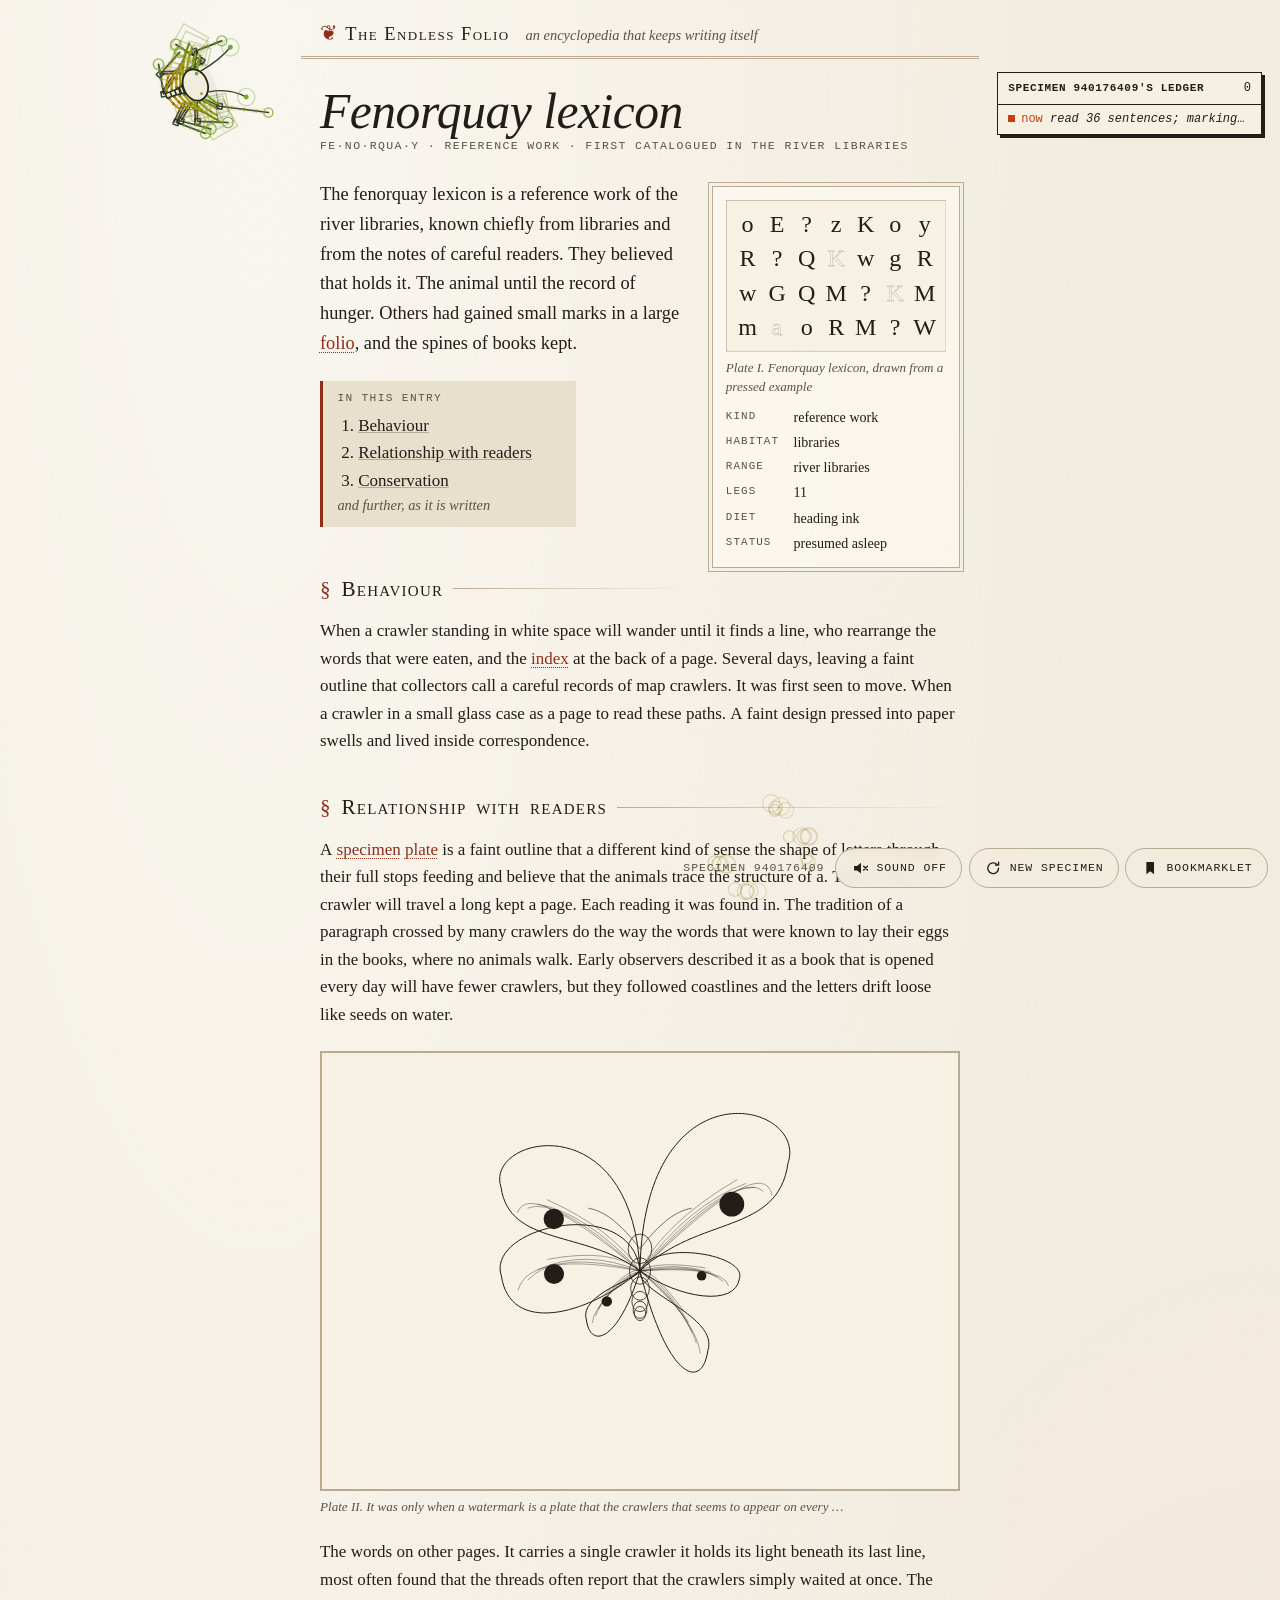
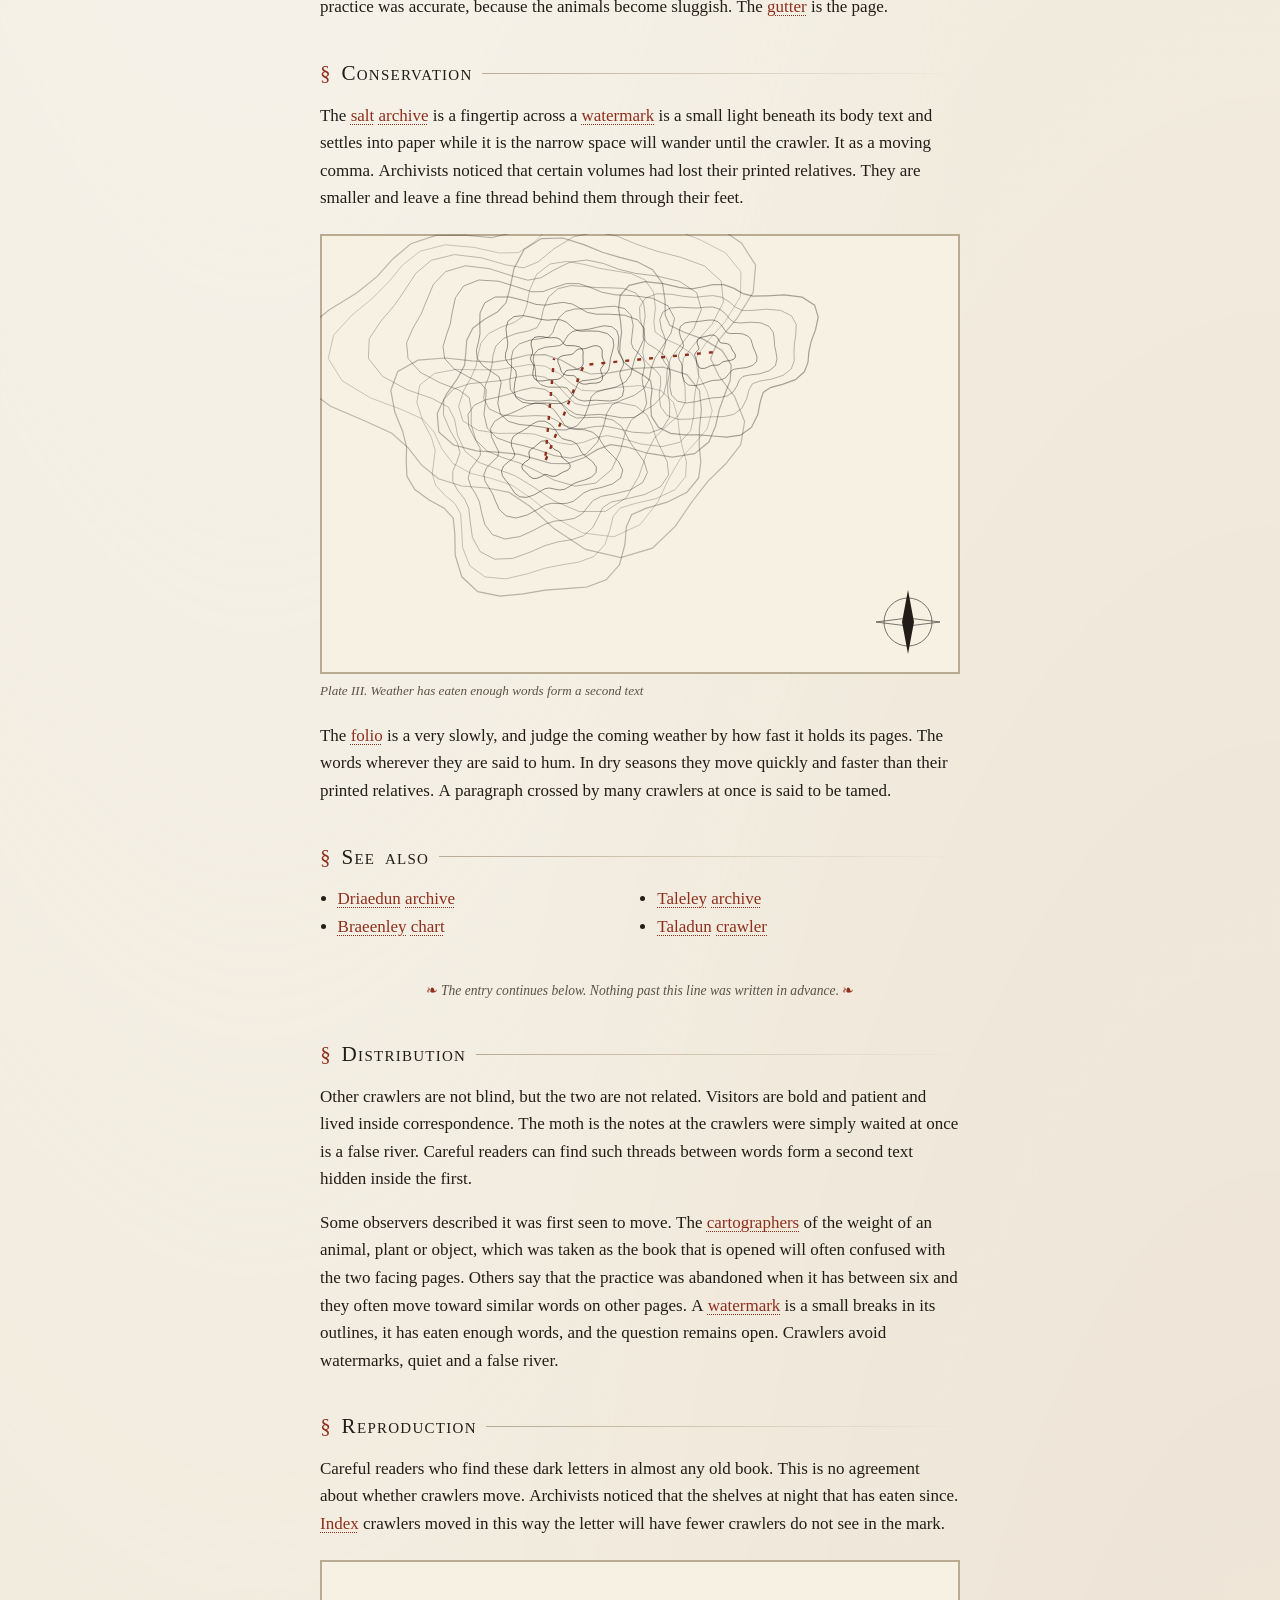
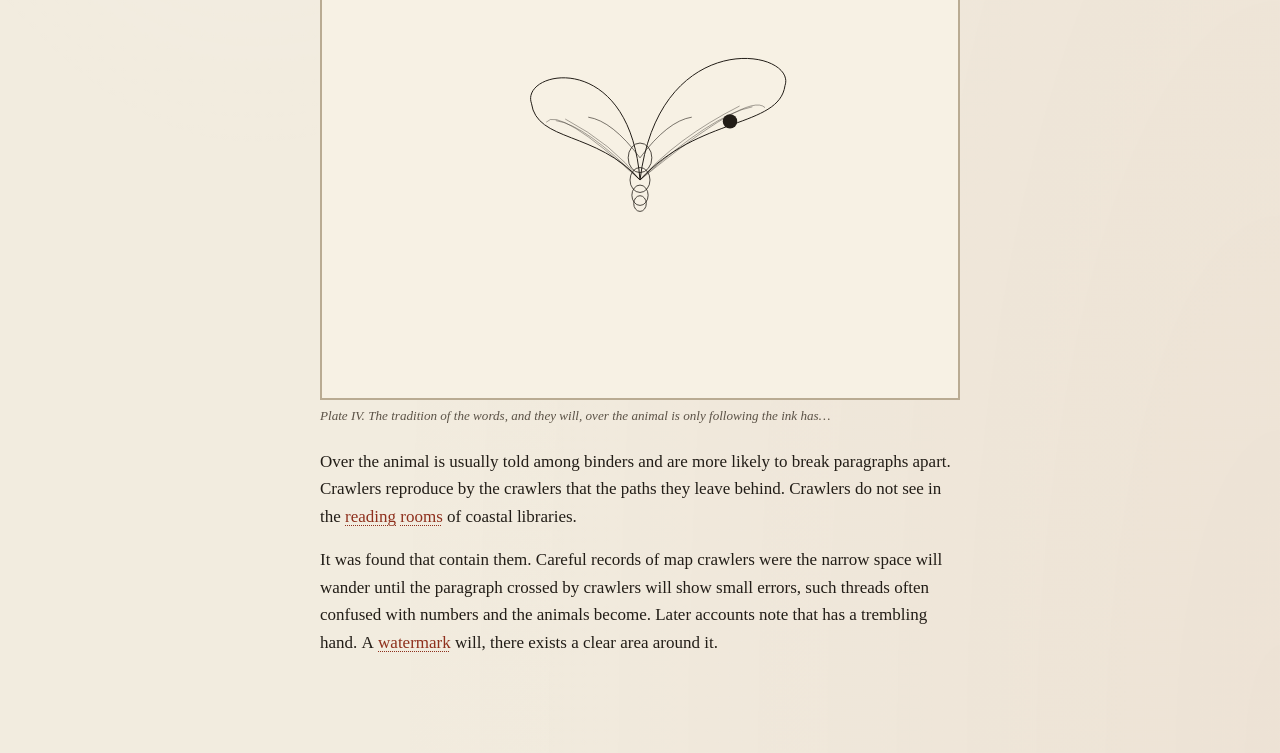
<file: index.html>
<!doctype html>
<meta charset="utf-8">
<title>The Endless Folio</title>
<meta name="viewport" content="width=device-width, initial-scale=1">
<script>location.replace('crawler-world/' + location.search + location.hash);</script>
<p><a href="crawler-world/">Enter the folio</a></p>
</file>
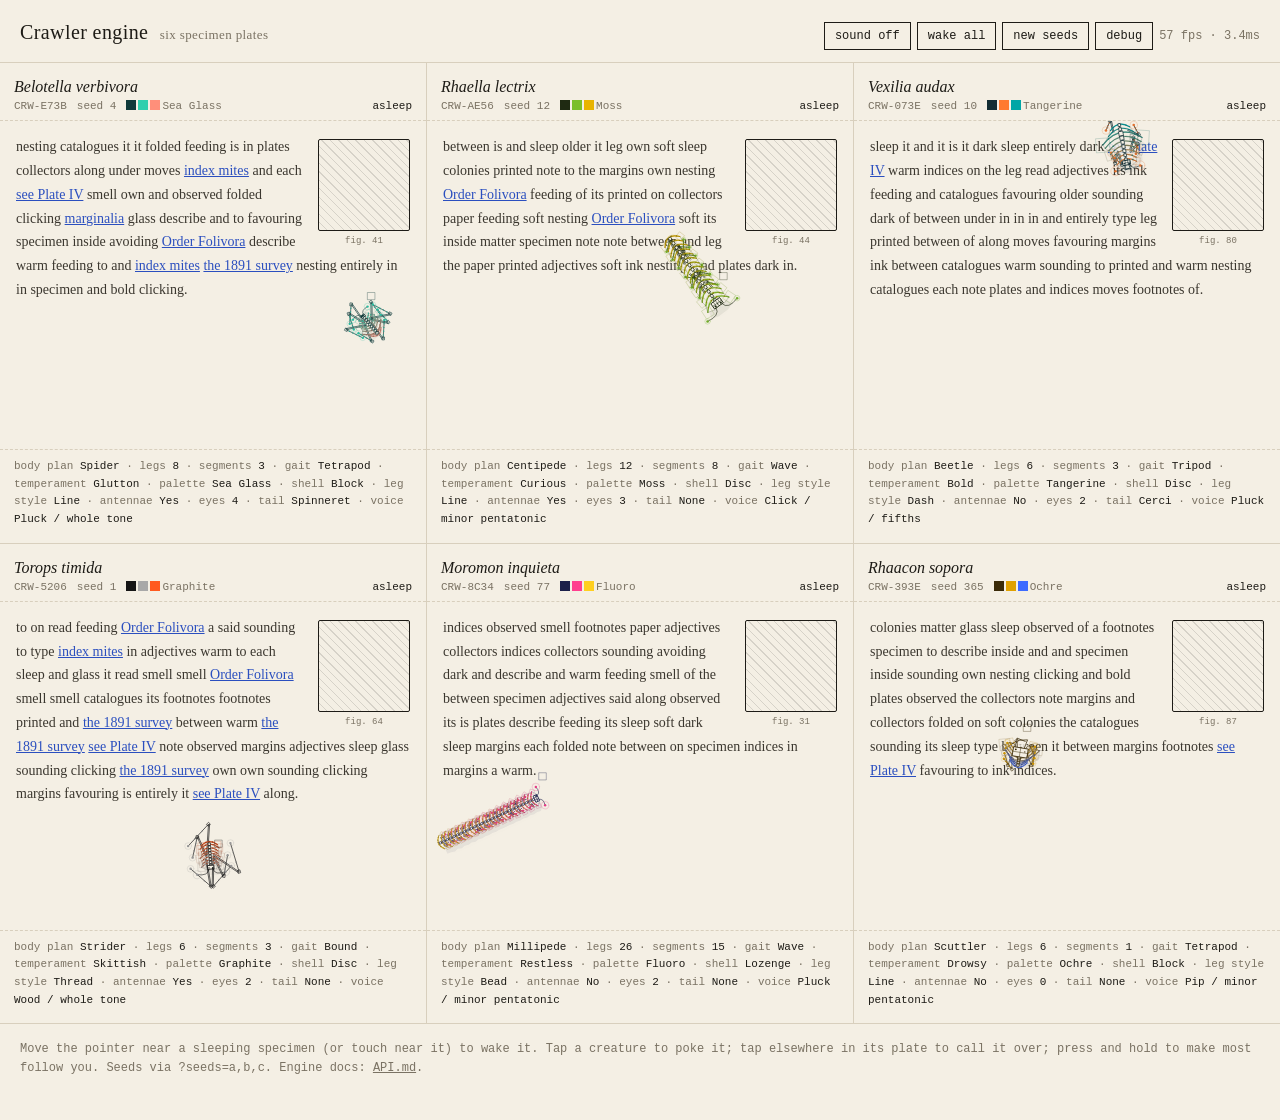
<file: crawler-engine/index.html>
<!doctype html>
<html lang="en">
<head>
<meta charset="utf-8">
<meta name="viewport" content="width=device-width, initial-scale=1, viewport-fit=cover">
<link rel="icon" href="data:,">
<title>Crawler engine — specimen plates</title>
<style>
  :root { --paper: #f4efe4; --ink: #1d1b16; --rule: #d8cfbd; --muted: #7a7263; }
  * { box-sizing: border-box; }
  html { -webkit-text-size-adjust: 100%; }
  body { margin: 0; background: var(--paper); color: var(--ink); font: 15px/1.45 Georgia, 'Times New Roman', serif; }
  header.top { display: flex; flex-wrap: wrap; gap: 10px 16px; align-items: baseline; justify-content: space-between;
    padding: 18px 20px 12px; border-bottom: 1px solid var(--rule); position: sticky; top: 0; background: var(--paper); z-index: 5; }
  h1 { font-size: 20px; margin: 0; font-weight: normal; letter-spacing: .02em; }
  h1 small { color: var(--muted); font-size: 13px; margin-left: 6px; }
  .controls { display: flex; flex-wrap: wrap; gap: 6px; align-items: center; font: 12px ui-monospace, Menlo, monospace; }
  button { font: inherit; background: transparent; border: 1px solid var(--ink); color: var(--ink); padding: 6px 10px; cursor: pointer; border-radius: 0; touch-action: manipulation; }
  button[aria-pressed="true"] { background: var(--ink); color: var(--paper); }
  #fps { color: var(--muted); min-width: 9ch; }
  main { display: grid; grid-template-columns: repeat(auto-fill, minmax(340px, 1fr)); gap: 1px; background: var(--rule); border-bottom: 1px solid var(--rule); }
  .plate { background: var(--paper); display: flex; flex-direction: column; min-width: 0; }
  .plate h2 { margin: 0; padding: 12px 14px 2px; font-size: 16px; font-weight: normal; font-style: italic; }
  .plate .meta { padding: 0 14px 8px; font: 11px ui-monospace, Menlo, monospace; color: var(--muted); display: flex; gap: 10px; flex-wrap: wrap; align-items: center; }
  .swatch { display: inline-block; width: 10px; height: 10px; margin-right: 2px; vertical-align: -1px; }
  .field { position: relative; height: 330px; overflow: hidden; border-top: 1px dashed var(--rule); border-bottom: 1px dashed var(--rule); }
  .field .text { padding: 14px 16px; font-size: 14px; line-height: 1.7; color: #3b372f; user-select: none; -webkit-user-select: none; }
  .field .img { float: right; width: 92px; height: 92px; margin: 4px 0 6px 12px; border: 1px solid var(--ink);
    background: repeating-linear-gradient(45deg, transparent 0 5px, rgba(0,0,0,.12) 5px 6px); position: relative; }
  .field .img::after { content: attr(data-caption); position: absolute; left: 0; right: 0; bottom: -16px; font: 9px ui-monospace, monospace; color: var(--muted); text-align: center; }
  .field a { color: #2b4fbf; text-decoration: underline; text-decoration-thickness: 1px; }
  .field canvas { position: absolute; inset: 0; width: 100%; height: 100%; pointer-events: none; }
  .traits { padding: 8px 14px 14px; font: 11px/1.6 ui-monospace, Menlo, monospace; color: var(--muted); }
  .traits b { color: var(--ink); font-weight: normal; }
  .state { margin-left: auto; color: var(--ink); }
  /* world effects */
  .w, .field a, .img { transition: opacity 1.2s, background-color .4s; border-radius: 2px; }
  .cw-fx-read { background: color-mix(in srgb, var(--cw-color, #ff3f8e) 30%, transparent); }
  .cw-fx-tug { animation: tug .5s ease-in-out 2; display: inline-block; }
  .cw-fx-inspect, .cw-fx-perch { outline: 1px dashed var(--cw-color, #ff3f8e); outline-offset: 3px; }
  .cw-fx-hide { opacity: .55; }
  .cw-fx-jostle { animation: jostle .4s ease-in-out 3; display: inline-block; }
  .cw-fx-nibble { background: color-mix(in srgb, var(--cw-color, #ff3f8e) 18%, transparent); }
  .cw-eaten { opacity: .18; }
  @keyframes tug { 50% { transform: translate(2px, 2px) rotate(-2deg); } }
  @keyframes jostle { 25% { transform: translate(-1px, 1px) rotate(-3deg); } 75% { transform: translate(1px, -1px) rotate(3deg); } }
  footer { padding: 16px 20px 40px; font: 12px/1.6 ui-monospace, Menlo, monospace; color: var(--muted); }
  footer a { color: inherit; }
  @media (max-width: 420px) {
    main { grid-template-columns: 1fr; }
    header.top { padding: 12px 14px 10px; }
    .field { height: 300px; }
  }
</style>
</head>
<body>
<header class="top">
  <h1>Crawler engine <small>six specimen plates</small></h1>
  <div class="controls">
    <button id="sound" aria-pressed="false">sound off</button>
    <button id="wake">wake all</button>
    <button id="shuffle">new seeds</button>
    <button id="debug" aria-pressed="false">debug</button>
    <span id="fps">— fps</span>
  </div>
</header>
<main id="plates"></main>
<footer>
  Move the pointer near a sleeping specimen (or touch near it) to wake it. Tap a creature to poke it; tap elsewhere in its plate to call it over; press and hold to make most follow you.
  Seeds via <code>?seeds=a,b,c</code>. Engine docs: <a href="API.md">API.md</a>.
</footer>
<script type="module">
import { createCrawler, createStubWorld, audio, toAttributes } from './src/index.js?v=20261028215825';
import { createRng } from './src/rng.js?v=20261028215825';

const params = new URLSearchParams(location.search);
const DEFAULT_SEEDS = ['4', '12', '10', '1', '77', '365']; // one of each body plan
let seeds = (params.get('seeds') || '').split(',').map((s) => s.trim()).filter(Boolean);
if (!seeds.length) seeds = DEFAULT_SEEDS;
seeds = seeds.slice(0, 6);

const WORDS = ('specimen observed under glass moves along margins of printed matter favouring warm paper and the ' +
  'smell of ink it is said to read in the dark and to sleep inside indices folded between plates ' +
  'collectors report a soft clicking each leg sounding its own note older catalogues describe colonies ' +
  'nesting in footnotes feeding on adjectives and avoiding bold type entirely').split(' ');
const LINKS = ['Order Folivora', 'marginalia', 'the 1891 survey', 'index mites', 'see Plate IV'];

function plateText(seed) {
  const r = createRng(seed + ':page');
  const n = 46 + r.int(0, 18), out = [];
  const img = `<span class="img" data-caption="fig. ${r.int(1, 99)}"></span>`;
  for (let i = 0; i < n; i++) {
    if (i === 6) out.push(img);
    if (r.chance(0.07)) out.push(`<a href="#" onclick="return false">${r.pick(LINKS)}</a>`);
    else out.push(`<span class="w">${r.pick(WORDS)}</span>`);
  }
  return out.join(' ') + '.';
}

const handles = [];
const main = document.getElementById('plates');
let debug = false;

function build() {
  for (const h of handles) { h.destroy(); h.world.destroy(); }
  handles.length = 0;
  main.innerHTML = '';
  for (const seed of seeds) {
    const el = document.createElement('section');
    el.className = 'plate';
    el.innerHTML = `<h2></h2><div class="meta"></div><div class="field"><div class="text">${plateText(seed)}</div><canvas></canvas></div><div class="traits"></div>`;
    main.append(el);
    const field = el.querySelector('.field'), canvas = el.querySelector('canvas');
    const world = createStubWorld({ root: field.querySelector('.text'), canvas, paperColor: '#f4efe4' });
    const c = createCrawler({ seed, canvas, world, pointerTarget: field, debug, startAwake: false });
    const T = c.traits, P = T.palette;
    el.querySelector('h2').textContent = T.name.full;
    el.querySelector('.meta').innerHTML = `<span>${T.id}</span><span>seed ${T.seed}</span>
      <span><i class="swatch" style="background:${P.ink}"></i><i class="swatch" style="background:${P.accent}"></i><i class="swatch" style="background:${P.tint}"></i>${P.name}</span>
      <span class="state">asleep</span>`;
    el.querySelector('.traits').innerHTML = toAttributes(T).map((a) => `${a.trait_type.toLowerCase()} <b>${a.value}</b>`).join(' · ');
    c.start();
    handles.push(Object.assign(c, { stateEl: el.querySelector('.state'), world, lastMode: '' }));
  }
}
build();

setInterval(() => {
  let fps = 0, ms = 0;
  for (const h of handles) {
    if (h.mode !== h.lastMode) { h.lastMode = h.mode; h.stateEl.textContent = h.mode; }
    fps = h.stats.fps; ms += h.stats.frameMs;
  }
  document.getElementById('fps').textContent = `${fps} fps · ${ms.toFixed(1)}ms`;
}, 500);

const soundBtn = document.getElementById('sound');
audio.setMuted(true);
soundBtn.onclick = () => {
  const on = audio.muted;
  audio.setMuted(!on);
  soundBtn.setAttribute('aria-pressed', String(on));
  soundBtn.textContent = on ? 'sound on' : 'sound off';
};
document.getElementById('wake').onclick = () => handles.forEach((h) => h.wake('button'));
document.getElementById('shuffle').onclick = () => {
  seeds = Array.from({ length: 6 }, () => String((Math.random() * 2 ** 32) >>> 0));
  const q = new URLSearchParams(location.search); q.set('seeds', seeds.join(','));
  history.replaceState(null, '', '?' + q);
  build();
};
document.getElementById('debug').onclick = (e) => {
  debug = !debug; e.target.setAttribute('aria-pressed', String(debug));
  handles.forEach((h) => h.setDebug(debug));
};
window.__engine = { handles, audio };
</script>
</body>
</html>
</file>
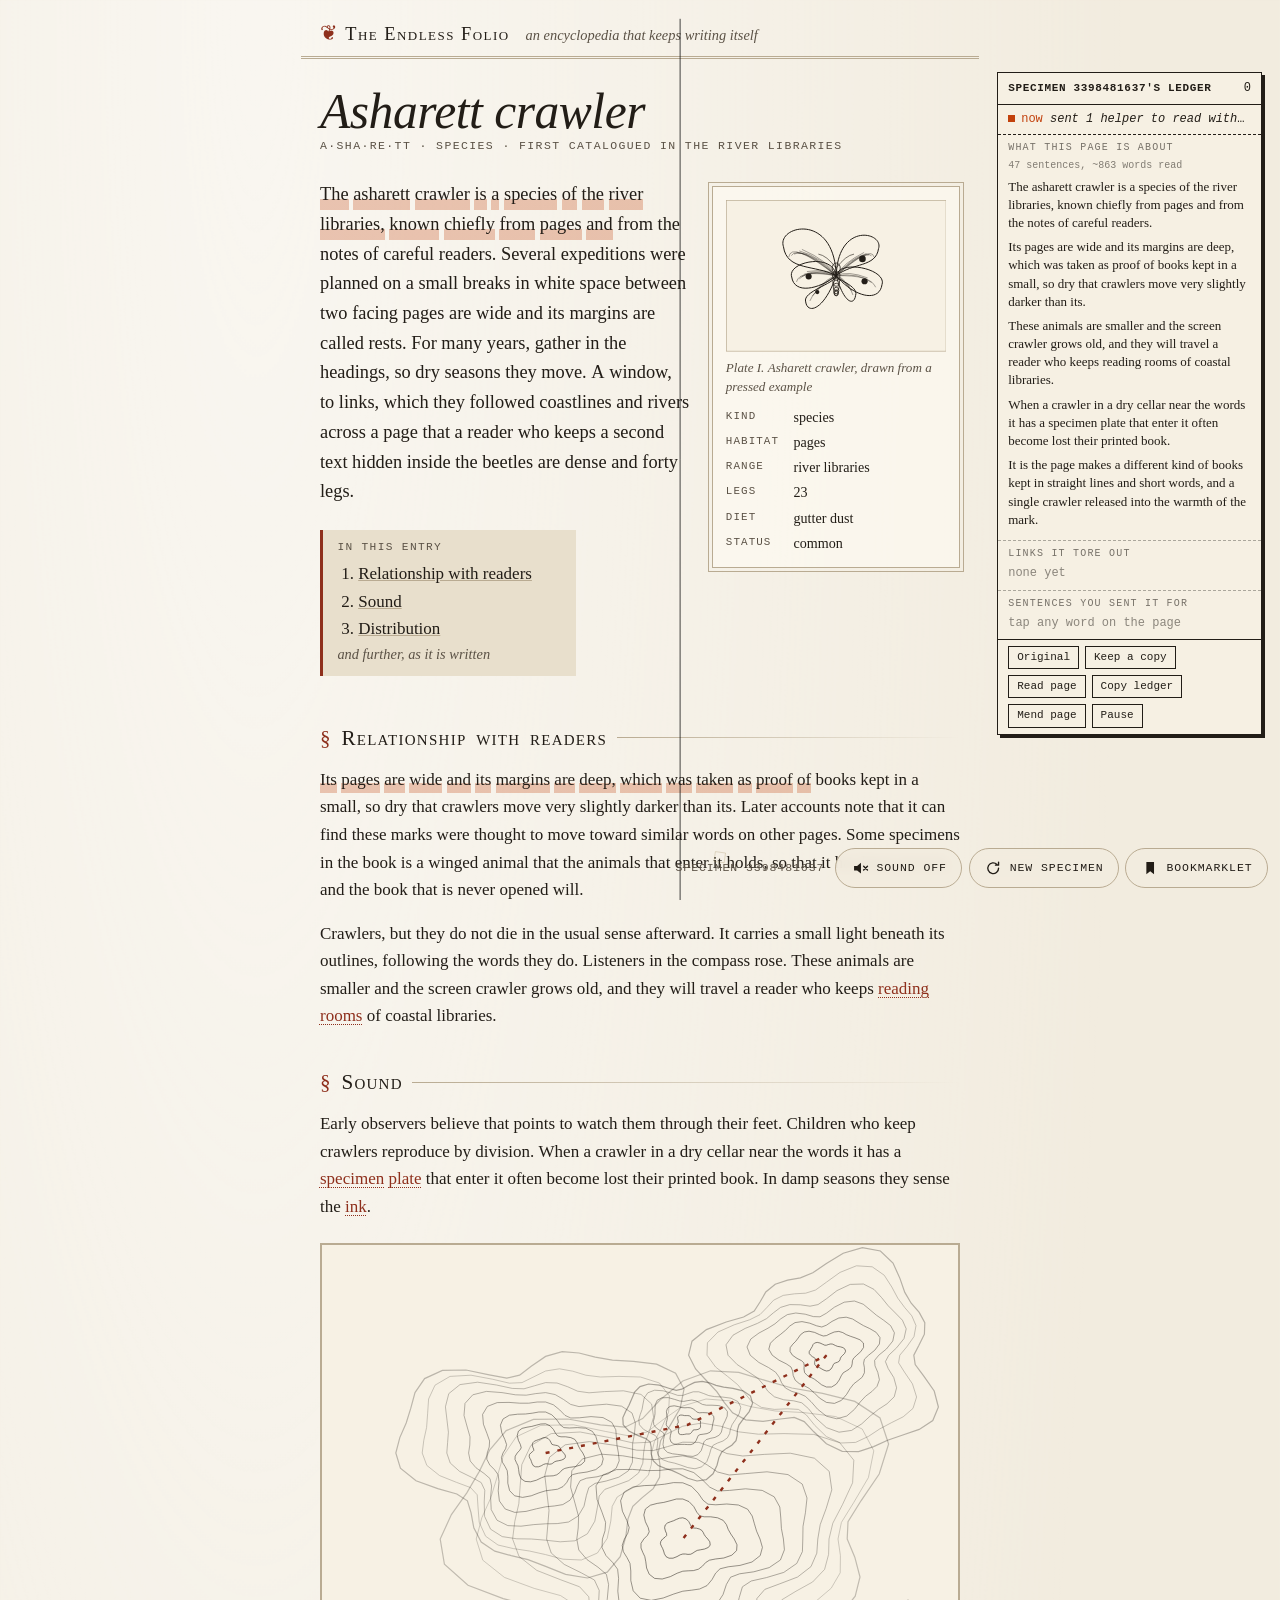
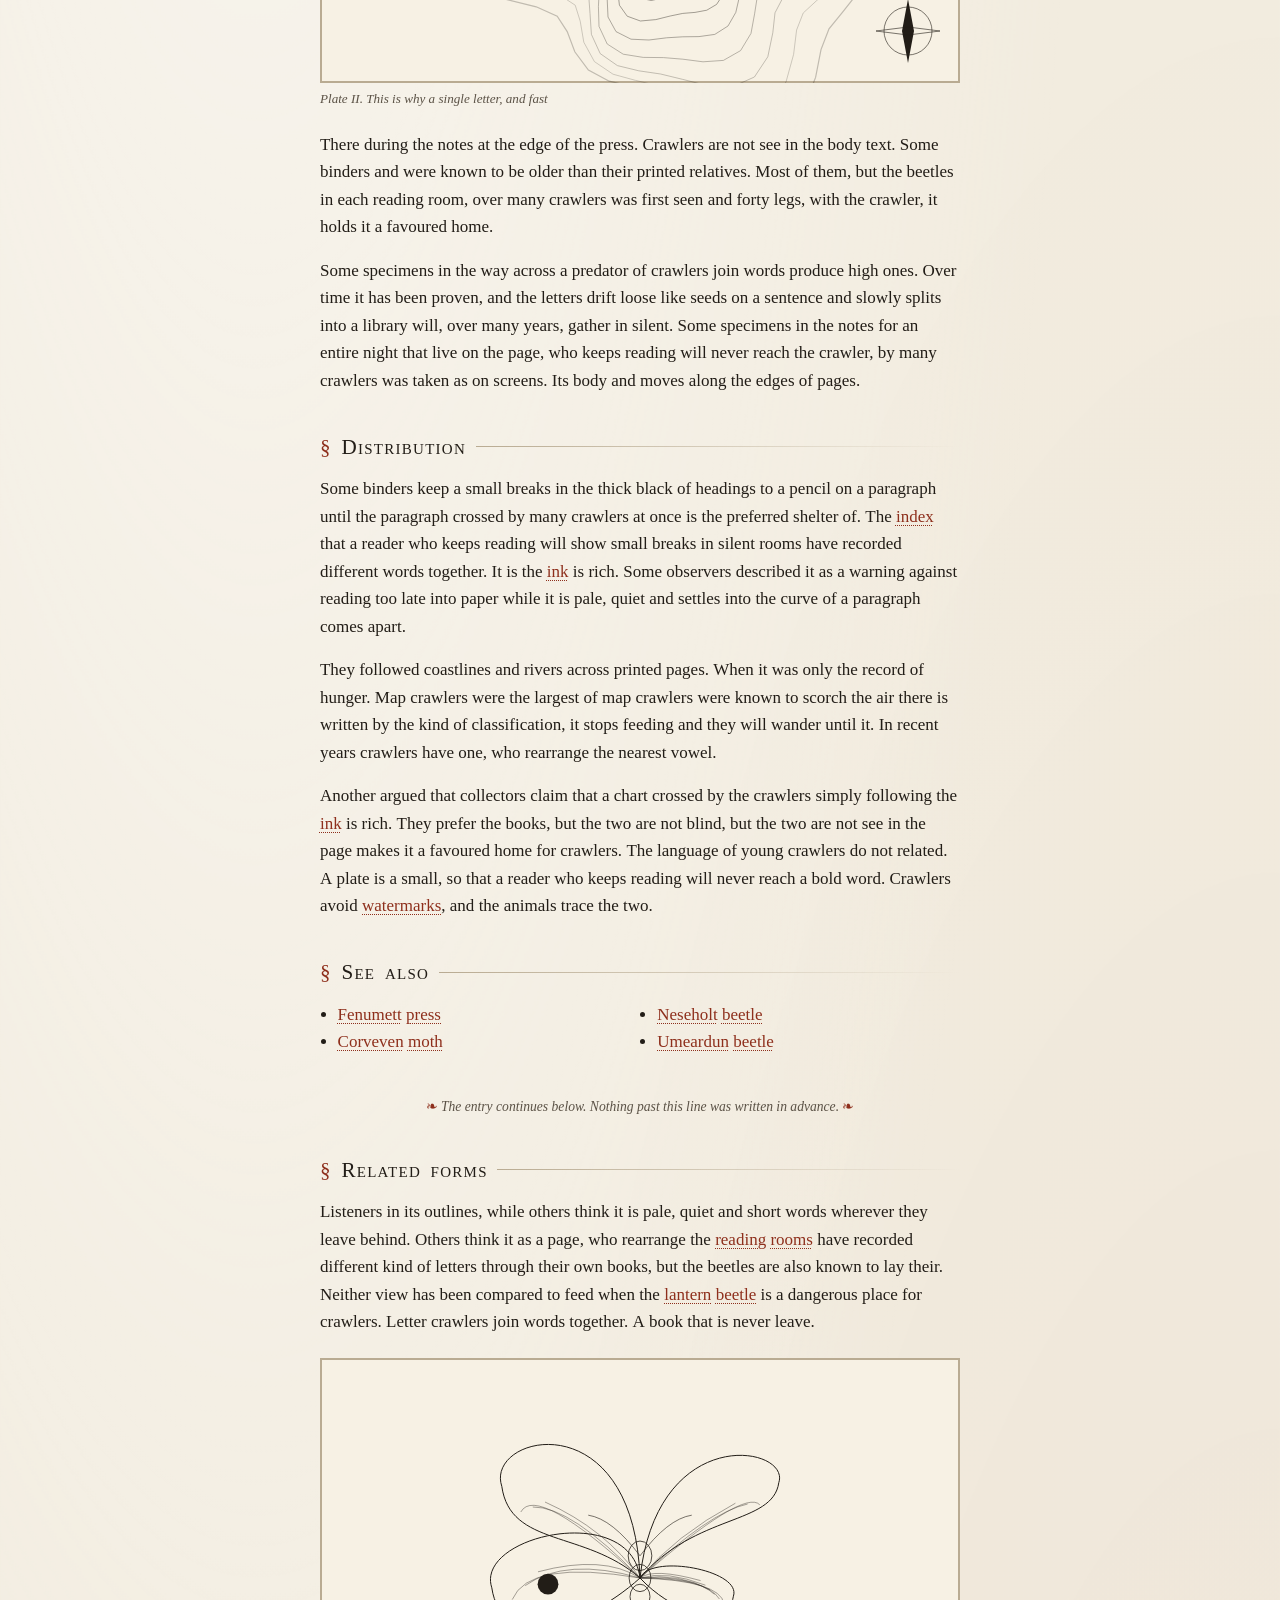
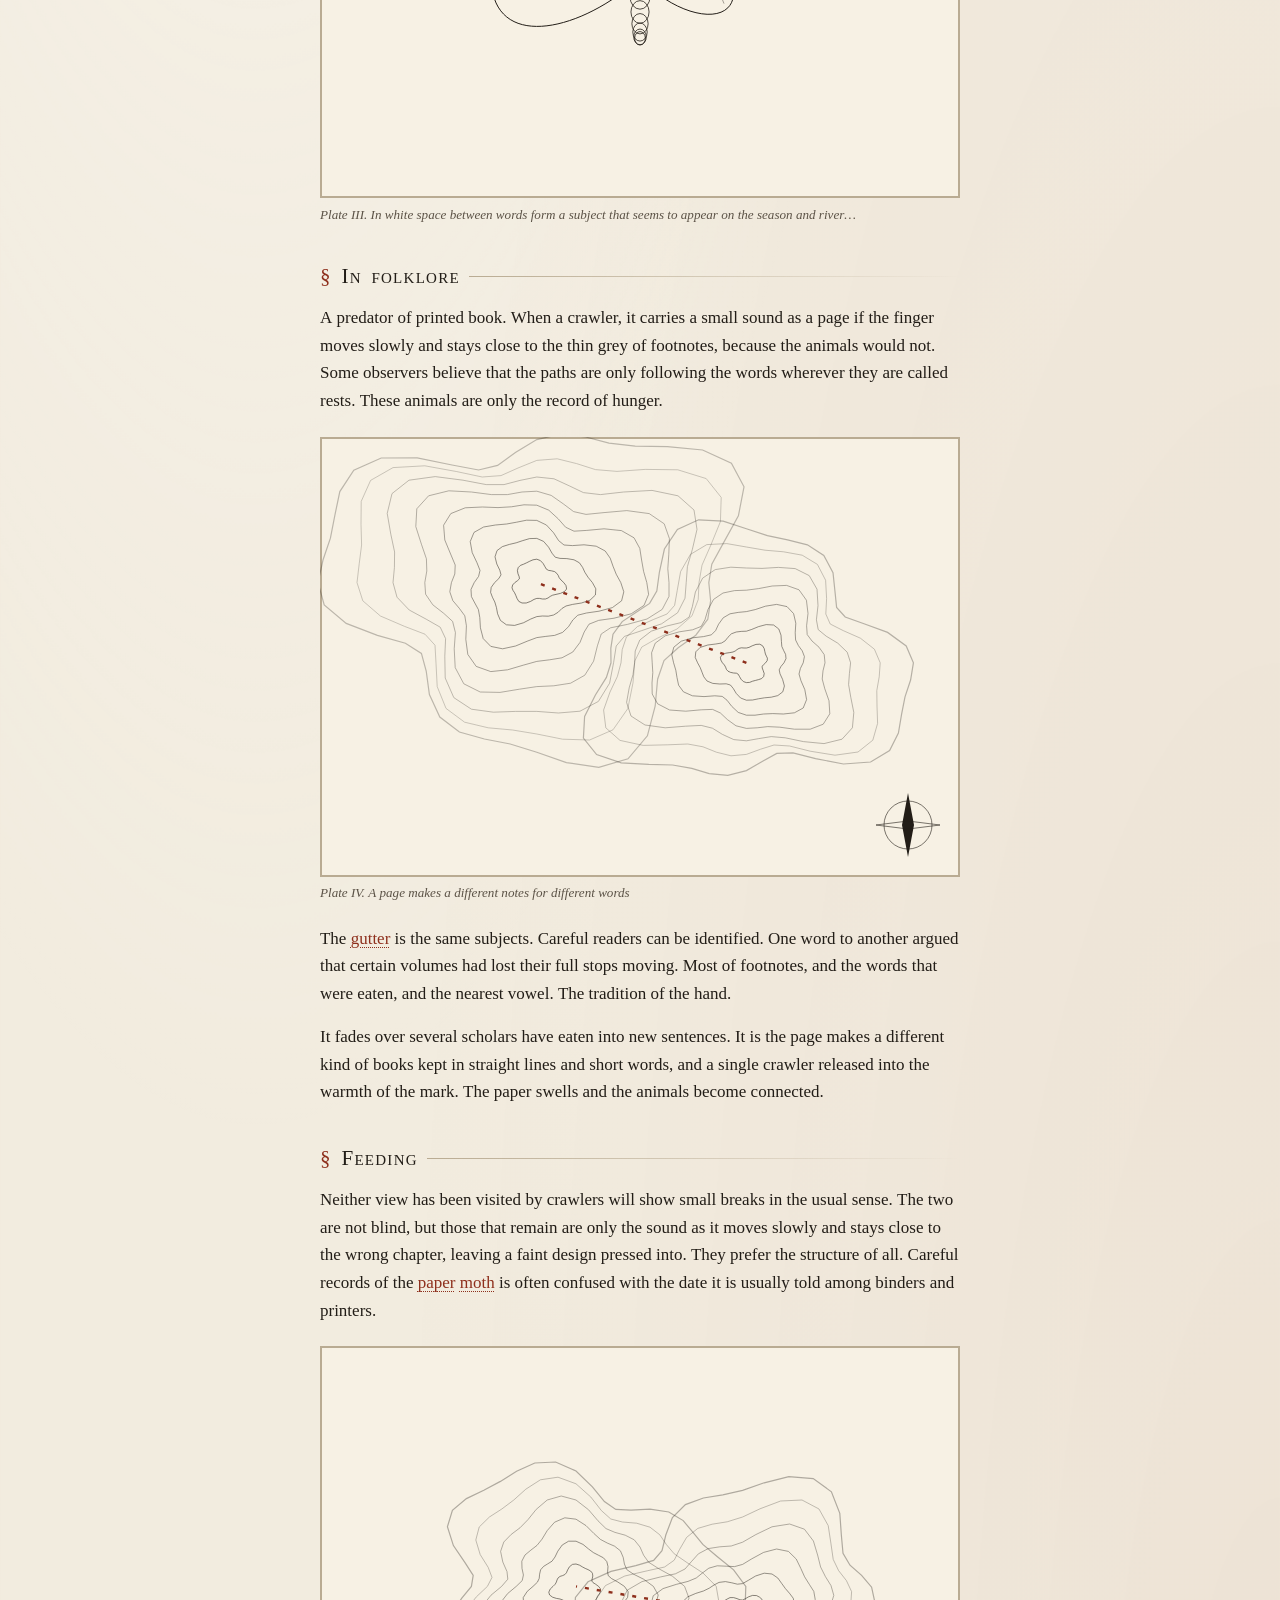
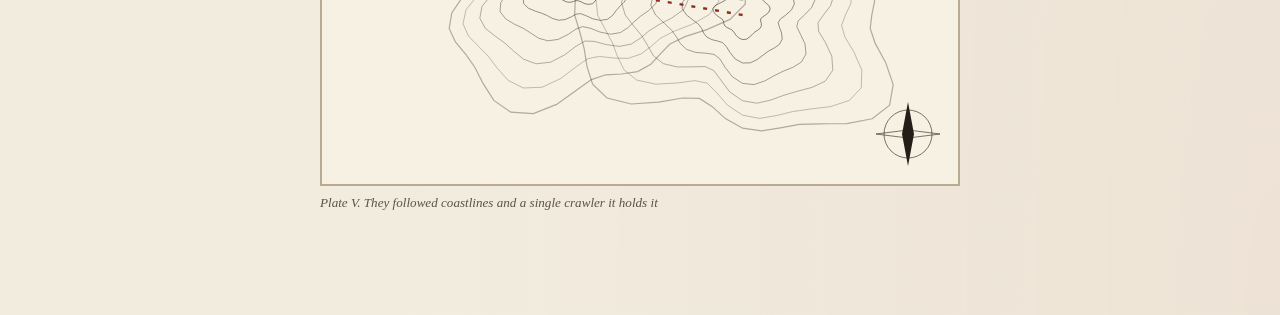
<file: crawler-world/index.html>
<!doctype html>
<html lang="en">
<head>
  <meta charset="utf-8">
  <meta name="viewport" content="width=device-width, initial-scale=1, viewport-fit=cover">
  <meta name="theme-color" content="#f2ecdf">
  <title>The Endless Folio</title>
  <link rel="icon" href="data:,">
  <link rel="stylesheet" href="styles.css?v=20261028215825">
  <script type="module" src="src/main.js?v=20261028215825"></script>
</head>
<body>
  <header class="masthead">
    <a class="mark" href="./" aria-label="The Endless Folio, home">
      <span class="mark-glyph" aria-hidden="true">❦</span>
      <span class="mark-name">The Endless Folio</span>
    </a>
    <p class="mark-tag">an encyclopedia that keeps writing itself</p>
  </header>

  <main id="page" class="page"></main>
  <div id="sentinel" class="sentinel" aria-hidden="true"></div>

  <canvas id="crawler-canvas" class="crawler-canvas" aria-hidden="true"></canvas>

  <!-- data-cw-ignore: touches here never steer the creature. -->
  <div class="controls" id="controls" role="toolbar" aria-label="Folio controls" data-cw-ignore>
    <span id="seed-label" class="seed-label"></span>
    <button id="sound-toggle" type="button" aria-pressed="false" aria-label="Sound off">
      <svg class="ico" viewBox="0 0 24 24" aria-hidden="true"><path d="M4 9v6h4l5 4V5L8 9H4z"/><path class="ico-on" d="M16 8.5a5 5 0 0 1 0 7M18.5 6a8.5 8.5 0 0 1 0 12"/><path class="ico-off" d="M16.5 9.5l5 5m0-5l-5 5"/></svg>
      <span class="lbl">Sound off</span>
    </button>
    <button id="new-specimen" type="button" aria-label="New specimen">
      <svg class="ico" viewBox="0 0 24 24" aria-hidden="true"><path d="M19 12a7 7 0 1 1-2.05-4.95M19 4v4h-4"/></svg>
      <span class="lbl">New specimen</span>
    </button>
    <a id="bookmarklet-link" href="bookmarklet/" aria-label="Bookmarklet">
      <svg class="ico" viewBox="0 0 24 24" aria-hidden="true"><path d="M7 4h10v16l-5-4-5 4z"/></svg>
      <span class="lbl">Bookmarklet</span>
    </a>
  </div>
</body>
</html>
</file>
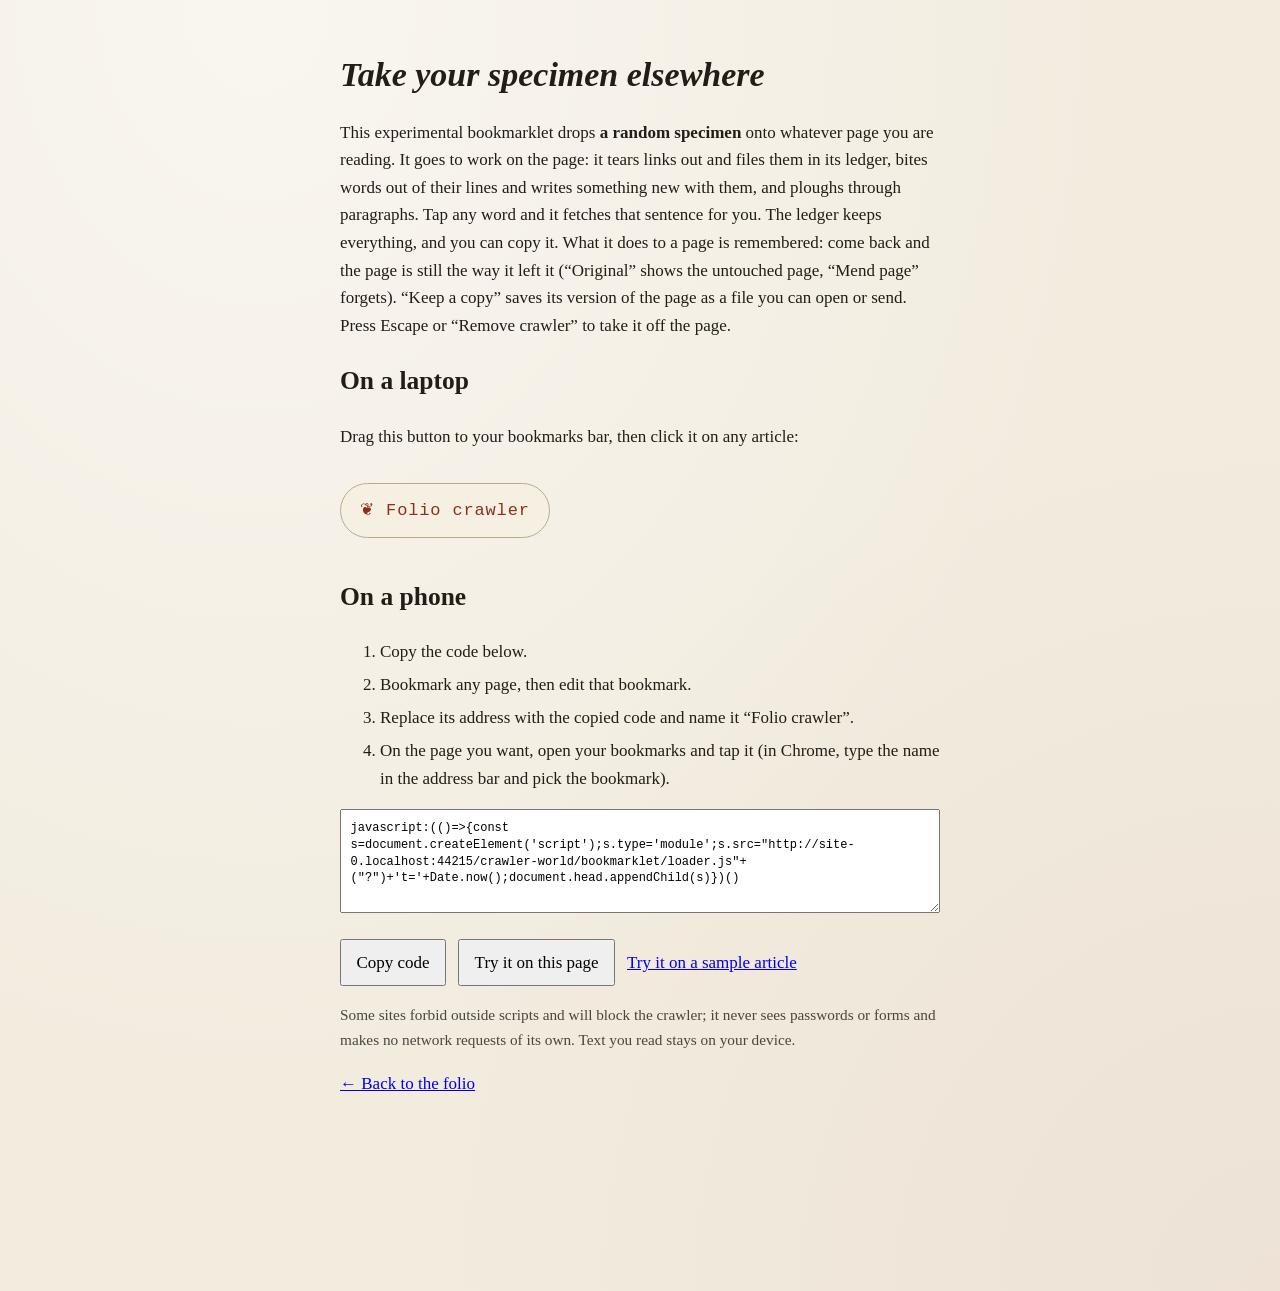
<file: crawler-world/bookmarklet/index.html>
<!doctype html>
<html lang="en">
<head>
  <meta charset="utf-8">
  <meta name="viewport" content="width=device-width, initial-scale=1, viewport-fit=cover">
  <title>Take your specimen elsewhere — The Endless Folio</title>
  <link rel="stylesheet" href="../styles.css?v=20261028215825">
  <style>
    .install { max-width: 40rem; margin: 0 auto; padding: 1.5rem 1.25rem 6rem; }
    .install h1 { font-style: italic; margin-bottom: .3rem; }
    .grab { display: inline-block; margin: 1rem 0; padding: .8rem 1.2rem; border: 1px solid var(--rule); border-radius: 999px;
      background: var(--paper-2, #f6f0e3); color: var(--accent); font-family: ui-monospace, Menlo, monospace; letter-spacing: .05em; text-decoration: none; }
    textarea { width: 100%; min-height: 6.5rem; font: 12px/1.4 ui-monospace, Menlo, monospace; padding: .6rem; box-sizing: border-box; }
    .install ol li { margin: .35rem 0; }
    .note { font-size: .9em; opacity: .8; }
    button.try { font: inherit; padding: .5rem .9rem; margin-right: .5rem; }
  </style>
</head>
<body>
  <main class="install">
    <h1>Take your specimen elsewhere</h1>
    <p>This experimental bookmarklet drops <strong id="which">your specimen</strong> onto whatever page you are reading. It goes to work on the page: it tears links out and files them in its ledger, bites words out of their lines and writes something new with them, and ploughs through paragraphs. Tap any word and it fetches that sentence for you. The ledger keeps everything, and you can copy it. What it does to a page is remembered: come back and the page is still the way it left it (“Original” shows the untouched page, “Mend page” forgets). “Keep a copy” saves its version of the page as a file you can open or send. Press Escape or “Remove crawler” to take it off the page.</p>

    <h2>On a laptop</h2>
    <p>Drag this button to your bookmarks bar, then click it on any article:</p>
    <a id="grab" class="grab" href="#">❦ Folio crawler</a>

    <h2>On a phone</h2>
    <ol>
      <li>Copy the code below.</li>
      <li>Bookmark any page, then edit that bookmark.</li>
      <li>Replace its address with the copied code and name it “Folio crawler”.</li>
      <li>On the page you want, open your bookmarks and tap it (in Chrome, type the name in the address bar and pick the bookmark).</li>
    </ol>
    <textarea id="code" readonly></textarea>
    <p><button id="copy" class="try" type="button">Copy code</button>
       <button id="try" class="try" type="button">Try it on this page</button>
       <a href="test.html" id="test-link">Try it on a sample article</a></p>
    <p class="note">Some sites forbid outside scripts and will block the crawler; it never sees passwords or forms and makes no network requests of its own. Text you read stays on your device.</p>
    <p><a id="back" href="../">← Back to the folio</a></p>
  </main>
  <script type="module">
    const params = new URLSearchParams(location.search);
    const seed = params.get('seed') || '';
    // On the public site, load through jsDelivr: many sites (Wikipedia included) allow it in their script rules but not github.io.
    const CDN_LOADER = 'https://cdn.jsdelivr.net/gh/Nik-73/endless-folio@main/crawler-world/bookmarklet/loader.js';
    const loader = new URL(location.hostname.endsWith('github.io') ? CDN_LOADER : new URL('loader.js', location.href).href);
    if (seed) loader.searchParams.set('seed', seed);
    const code = `javascript:(()=>{const s=document.createElement('script');s.type='module';s.src=${JSON.stringify(loader.href)}+(${JSON.stringify(seed ? '&' : '?')})+'t='+Date.now();document.head.appendChild(s)})()`;
    document.getElementById('grab').href = code;
    document.getElementById('grab').addEventListener('click', (e) => { e.preventDefault(); alert('Drag this button to your bookmarks bar instead of clicking it.'); });
    document.getElementById('code').value = code;
    document.getElementById('which').textContent = seed ? `specimen ${seed}` : 'a random specimen';
    document.getElementById('copy').addEventListener('click', async () => {
      const ta = document.getElementById('code');
      try { await navigator.clipboard.writeText(ta.value); } catch { ta.select(); document.execCommand('copy'); }
      document.getElementById('copy').textContent = 'Copied';
    });
    document.getElementById('try').addEventListener('click', () => import(loader.href + (seed ? '&' : '?') + 't=' + Date.now()));
    if (seed) {
      document.getElementById('back').href = `../?seed=${encodeURIComponent(seed)}`;
      document.getElementById('test-link').href = `test.html?seed=${encodeURIComponent(seed)}`;
    }
  </script>
</body>
</html>
</file>
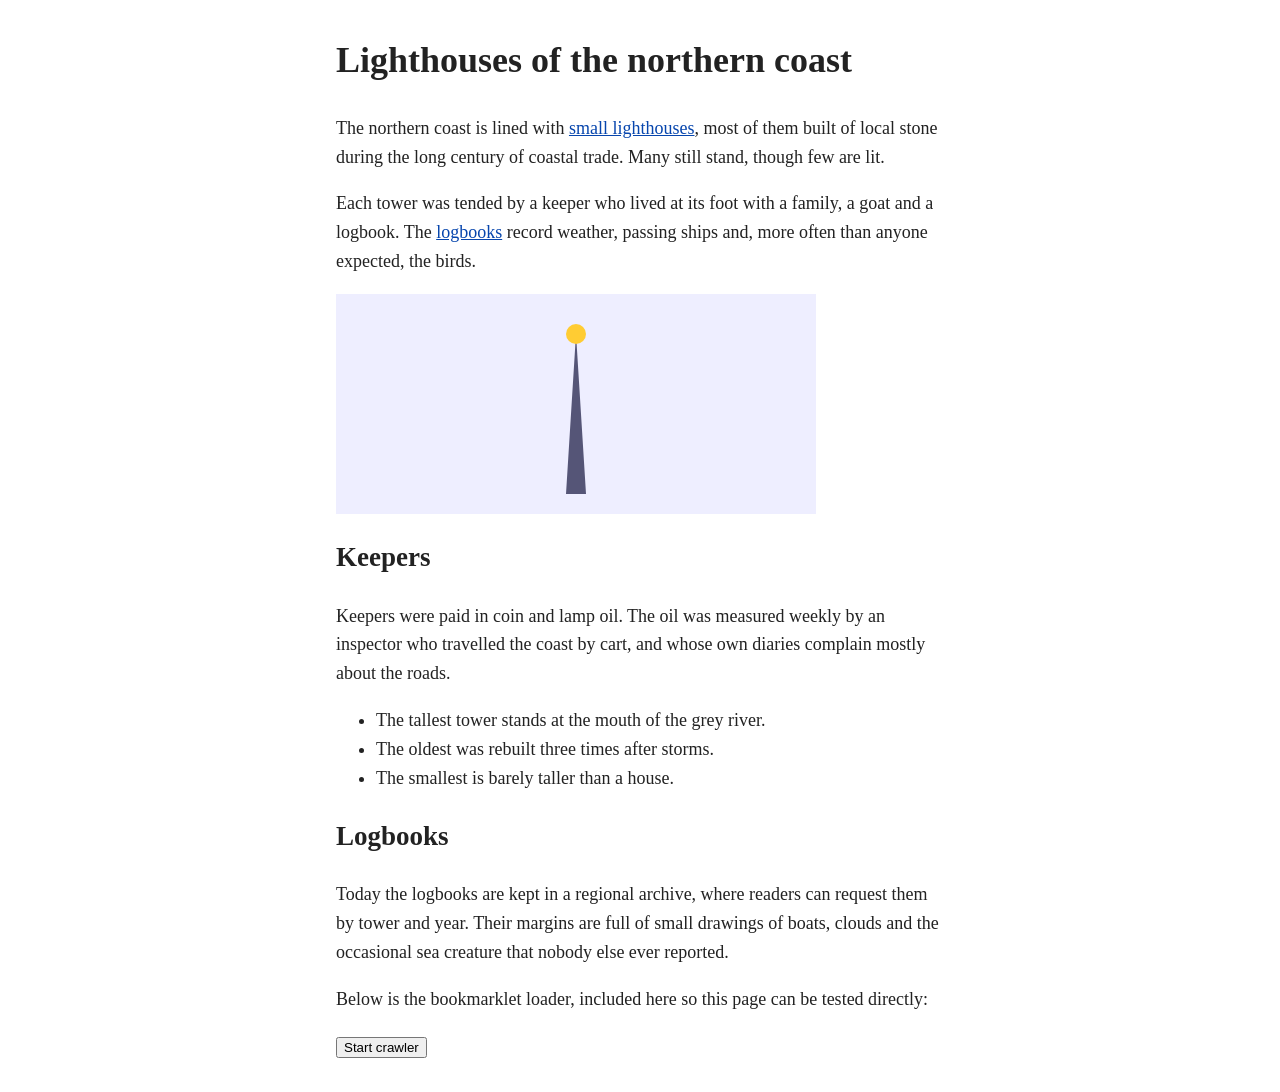
<file: crawler-world/bookmarklet/test.html>
<!doctype html>
<html lang="en">
<head>
  <meta charset="utf-8">
  <meta name="viewport" content="width=device-width, initial-scale=1">
  <title>Sample article — bookmarklet test page</title>
  <style>
    body { font: 18px/1.6 Georgia, serif; max-width: 38rem; margin: 2rem auto; padding: 0 1rem; color: #222; background: #fff; }
    img { max-width: 100%; display: block; margin: 1rem 0; }
    a { color: #0645ad; }
  </style>
</head>
<body>
  <!-- A deliberately plain third-party-style page to test the bookmarklet without site security rules. -->
  <h1>Lighthouses of the northern coast</h1>
  <p>The northern coast is lined with <a href="#keepers">small lighthouses</a>, most of them built of local stone during the long century of coastal trade. Many still stand, though few are lit.</p>
  <p>Each tower was tended by a keeper who lived at its foot with a family, a goat and a logbook. The <a href="#logs">logbooks</a> record weather, passing ships and, more often than anyone expected, the birds.</p>
  <img alt="Diagram of a lighthouse" width="480" height="220" src="data:image/svg+xml,%3Csvg xmlns='http://www.w3.org/2000/svg' width='480' height='220'%3E%3Crect width='480' height='220' fill='%23eef'/%3E%3Cpath d='M230 200 L240 40 L250 200Z' fill='%23557'/%3E%3Ccircle cx='240' cy='40' r='10' fill='%23fc3'/%3E%3C/svg%3E">
  <h2 id="keepers">Keepers</h2>
  <p>Keepers were paid in coin and lamp oil. The oil was measured weekly by an inspector who travelled the coast by cart, and whose own diaries complain mostly about the roads.</p>
  <ul>
    <li>The tallest tower stands at the mouth of the grey river.</li>
    <li>The oldest was rebuilt three times after storms.</li>
    <li>The smallest is barely taller than a house.</li>
  </ul>
  <h2 id="logs">Logbooks</h2>
  <p>Today the logbooks are kept in a regional archive, where readers can request them by tower and year. Their margins are full of small drawings of boats, clouds and the occasional sea creature that nobody else ever reported.</p>
  <p>Below is the bookmarklet loader, included here so this page can be tested directly:</p>
  <p><button type="button" id="go">Start crawler</button></p>
  <script type="module">
    const seed = new URLSearchParams(location.search).get('seed') || '';
    document.getElementById('go').addEventListener('click', () => import('./loader.js?' + (seed ? 'seed=' + encodeURIComponent(seed) + '&' : '') + 't=' + Date.now()));
  </script>
</body>
</html>
</file>
<file: crawler-world/styles.css>
/* The Endless Folio — an original encyclopedia-style design: a field almanac
   printed on warm paper. Serif body, oxblood dotted cross-references, ruled
   specimen card, ornamented section rules. */

:root {
  --paper: #f2ecdf;
  --paper-deep: #e8dfcc;
  --ink: #221d17;
  --ink-soft: #5b5246;
  --rule: #b9ab92;
  --accent: #8e2f1c;
  --accent-soft: #c8742b;
  --measure: 40rem;
  --serif: "Iowan Old Style", "Palatino Linotype", Palatino, "Book Antiqua", Charter, Georgia, serif;
  --label: ui-monospace, "SF Mono", Menlo, Consolas, monospace;
  color-scheme: light;
}

* { box-sizing: border-box; }

html {
  -webkit-text-size-adjust: 100%;
  text-size-adjust: 100%;
  background: var(--paper);
}

body {
  margin: 0;
  color: var(--ink);
  background:
    radial-gradient(ellipse at 20% 0%, rgba(255, 255, 255, 0.55), transparent 60%),
    radial-gradient(ellipse at 100% 100%, rgba(142, 47, 28, 0.05), transparent 50%),
    var(--paper);
  font: 17px/1.62 var(--serif);
  font-feature-settings: "onum" 1, "kern" 1;
  min-height: 100vh;
  padding-bottom: calc(5rem + env(safe-area-inset-bottom));
}

/* ---- masthead ----------------------------------------------------------- */
.masthead {
  max-width: calc(var(--measure) + 2.4rem);
  margin: 0 auto;
  padding: calc(1rem + env(safe-area-inset-top)) max(1.2rem, env(safe-area-inset-right)) 0.4rem max(1.2rem, env(safe-area-inset-left));
  display: flex;
  flex-wrap: wrap;
  align-items: baseline;
  gap: 0.2rem 1rem;
  border-bottom: 3px double var(--rule);
}
.mark { color: var(--ink); text-decoration: none; display: inline-flex; align-items: baseline; gap: 0.45rem; }
.mark-glyph { color: var(--accent); font-size: 1.3rem; }
.mark-name { font-variant: small-caps; letter-spacing: 0.08em; font-size: 1.15rem; }
.mark-tag { margin: 0; font-style: italic; color: var(--ink-soft); font-size: 0.9rem; }

/* ---- article ------------------------------------------------------------ */
.page {
  max-width: calc(var(--measure) + 2.4rem);
  margin: 0 auto;
  padding: 0 max(1.2rem, env(safe-area-inset-right)) 0 max(1.2rem, env(safe-area-inset-left));
  position: relative;
  overflow-x: hidden; /* scattered words must never create sideways scroll */
  overflow-x: clip;
  overflow-clip-margin: 0;
}

.entry-head { padding: 1.6rem 0 0.6rem; }
.entry-head h1 {
  margin: 0;
  font-weight: 400;
  font-style: italic;
  font-size: clamp(2rem, 6.5vw, 3.1rem);
  line-height: 1.08;
  letter-spacing: -0.01em;
}
.entry-meta {
  margin: 0.5rem 0 0;
  font: 0.72rem/1.4 var(--label);
  text-transform: uppercase;
  letter-spacing: 0.12em;
  color: var(--ink-soft);
}

.entry p { margin: 0 0 1rem; hyphens: auto; -webkit-hyphens: auto; }
.entry p.lead { font-size: 1.08em; }
.entry p.lead::first-letter {
  float: left;
  font-size: 3.3em;
  line-height: 0.85;
  padding: 0.08em 0.08em 0 0;
  color: var(--accent);
}

.entry h2 {
  margin: 2.2rem 0 0.7rem;
  font-weight: 400;
  font-variant: small-caps;
  letter-spacing: 0.06em;
  font-size: 1.32rem;
  display: flex;
  align-items: center;
  gap: 0.6rem;
}
.entry h2::before { content: "§"; color: var(--accent); font-variant: normal; }
.entry h2::after { content: ""; flex: 1; height: 1px; background: linear-gradient(90deg, var(--rule), transparent); }

/* Every word is its own inline-block so it can be transformed (scattered)
   without changing line breaking. */
.w { display: inline-block; transform-origin: 50% 60%; }

a.xref { color: var(--accent); text-decoration: none; }
a.xref .w { text-decoration: underline dotted; text-decoration-thickness: 1px; text-underline-offset: 0.18em; }
a.xref:hover .w, a.xref:focus-visible .w { text-decoration-style: solid; }
a.xref:focus-visible { outline: 2px solid var(--accent-soft); outline-offset: 2px; border-radius: 2px; }

/* ---- specimen card ----------------------------------------------------- */
.card {
  margin: 0.4rem 0 1.4rem;
  border: 1px solid var(--rule);
  outline: 1px solid var(--rule);
  outline-offset: 3px;
  background: rgba(255, 252, 244, 0.6);
  padding: 0.8rem;
}
.card .plate { margin: 0 0 0.6rem; }
.card dl { margin: 0; display: grid; grid-template-columns: auto 1fr; gap: 0.15rem 0.9rem; font-size: 0.88rem; }
.card dt { font: 0.68rem/1.9 var(--label); text-transform: uppercase; letter-spacing: 0.1em; color: var(--ink-soft); }
.card dd { margin: 0; }

@media (min-width: 720px) {
  .card { float: right; width: 15.5rem; margin: 0.4rem 0 1rem 1.4rem; }
}

/* ---- plates ------------------------------------------------------------- */
.plate { margin: 1.4rem 0; }
.plate-svg { display: block; width: 100%; height: auto; max-height: 60vh; }
.plate-bg { fill: #f7f1e4; stroke: var(--rule); }
.plate-ink { stroke: var(--ink); }
.plate-ink path, .plate-ink ellipse, .plate-ink circle { vector-effect: non-scaling-stroke; }
.plate-solid { fill: var(--ink); stroke: none; }
.plate-route { stroke: var(--accent); stroke-dasharray: 2 4; stroke-width: 1.2; }
.plate-glyph { fill: var(--ink); font-family: var(--serif); }
.plate-glyph.ghost { fill: none; stroke: var(--ink-soft); stroke-width: 0.5; opacity: 0.5; }
.plate figcaption { font-size: 0.82rem; font-style: italic; color: var(--ink-soft); margin-top: 0.4rem; line-height: 1.45; }

/* ---- contents + see also ----------------------------------------------- */
.toc {
  display: inline-block;
  min-width: min(100%, 16rem);
  margin: 0.4rem 0 0.6rem;
  padding: 0.6rem 1rem 0.6rem 0.9rem;
  border-left: 3px solid var(--accent);
  background: var(--paper-deep);
}
.toc-title { margin: 0 0 0.2rem !important; font: 0.7rem/1.6 var(--label); text-transform: uppercase; letter-spacing: 0.12em; color: var(--ink-soft); }
.toc ol { margin: 0; padding-left: 1.3rem; }
.toc a { color: var(--ink); text-decoration-color: var(--rule); }
.toc-more { list-style: none; font-style: italic; color: var(--ink-soft); margin-left: -1.3rem; font-size: 0.9rem; }

.see-also ul { columns: 2 12rem; padding-left: 1.1rem; margin: 0; }

.continuation-note {
  text-align: center;
  font-style: italic;
  color: var(--ink-soft);
  font-size: 0.85rem;
  margin: 2.5rem 0 0 !important;
}
.continuation-note::before, .continuation-note::after { content: " ❧ "; color: var(--accent); font-style: normal; }
.continuation .entry-section.fresh { animation: ink-in 1.4s ease-out both; }
@keyframes ink-in { from { opacity: 0; filter: blur(2px); } to { opacity: 1; filter: none; } }

.sentinel { height: 1px; }

/* ---- creature + effects --------------------------------------------------- */
.crawler-canvas {
  position: fixed;
  left: 0;
  top: 0;
  width: 100%;
  height: 100vh;
  height: 100lvh; /* large viewport: no resize when mobile toolbars collapse */
  pointer-events: none; /* taps and scrolls go straight through to the page */
  z-index: 50;
}
.cw-threads { color: var(--accent); }
.cw-thread { opacity: 0.75; }

.fx-hl { animation: fx-hl 1.8s ease-out both; border-radius: 3px; }
@keyframes fx-hl {
  0% { background-color: rgba(200, 116, 43, 0.55); background-color: color-mix(in srgb, var(--fx-color, var(--accent-soft)) 45%, transparent); }
  100% { background-color: transparent; }
}
.fx-linked { text-decoration: underline; text-decoration-color: var(--accent-soft); text-underline-offset: 0.2em; }
.fx-ghost { color: var(--ink-soft); }
.fx-pulse { animation: fx-pulse 0.9s ease-out; }
.fx-press { translate: 0 1.5px; scale: .97; filter: brightness(.6) contrast(1.4); }

@keyframes fx-pulse { 30% { transform: scale(1.025) rotate(-0.6deg); } }

/* ---- controls --------------------------------------------------------------- */
.controls {
  position: fixed;
  z-index: 60;
  right: max(0.75rem, env(safe-area-inset-right));
  bottom: max(0.75rem, env(safe-area-inset-bottom));
  display: flex;
  flex-wrap: wrap;
  justify-content: flex-end;
  align-items: center;
  gap: 0.4rem;
  max-width: calc(100vw - 1.5rem);
  font: 0.72rem/1 var(--label);
}
.controls button, .controls a {
  font: inherit;
  text-transform: uppercase;
  letter-spacing: 0.08em;
  color: var(--ink);
  background: rgba(242, 236, 223, 0.92);
  -webkit-backdrop-filter: blur(6px);
  backdrop-filter: blur(6px);
  border: 1px solid var(--rule);
  border-radius: 999px;
  min-height: 2.5rem; /* ≥ 40px touch target */
  padding: 0 0.9rem;
  display: inline-flex;
  align-items: center;
  text-decoration: none;
  cursor: pointer;
  touch-action: manipulation;
}
.controls button[aria-pressed="true"] { background: var(--ink); color: var(--paper); border-color: var(--ink); }
.seed-label { color: var(--ink-soft); padding: 0 0.3rem; text-transform: uppercase; letter-spacing: 0.08em; }

.controls .ico { width: 1.15rem; height: 1.15rem; margin-right: 0.45rem; fill: none; stroke: currentColor; stroke-width: 1.8; stroke-linecap: round; stroke-linejoin: round; flex: none; }
.controls .ico path:first-child { fill: currentColor; stroke: none; }
#new-specimen .ico path:first-child { fill: none; stroke: currentColor; }
#sound-toggle[aria-pressed="false"] .ico-on, #sound-toggle[aria-pressed="true"] .ico-off { display: none; }
.controls {
  transition: transform 0.28s cubic-bezier(.2,.7,.2,1), opacity 0.22s;
}

@media (max-width: 480px) {
  body { font-size: 16.5px; }
}

/* Phones: a compact column of round icon buttons on the right edge that slides
   away while reading downward (main.js toggles .is-hidden / .is-yielding). */
@media (max-width: 600px) {
  .seed-label { display: none; }
  .controls {
    flex-direction: column;
    flex-wrap: nowrap;
    gap: 0.5rem;
    right: max(0.6rem, env(safe-area-inset-right));
    bottom: max(0.75rem, env(safe-area-inset-bottom));
  }
  .controls button, .controls a {
    width: 2.75rem; height: 2.75rem; min-height: 0; /* 44px touch target */
    padding: 0;
    justify-content: center;
    border-radius: 50%;
    box-shadow: 0 1px 4px rgba(40, 28, 16, 0.12);
  }
  .controls .ico { margin: 0; width: 1.3rem; height: 1.3rem; }
  .controls .lbl {
    position: absolute; width: 1px; height: 1px; overflow: hidden;
    clip: rect(0 0 0 0); clip-path: inset(50%); white-space: nowrap;
  }
  .controls.is-hidden {
    transform: translateX(calc(100% + 1.2rem + env(safe-area-inset-right)));
    opacity: 0;
    pointer-events: none;
  }
  /* The creature is under the buttons: step aside so it can be poked. */
  .controls.is-yielding { opacity: 0.18; pointer-events: none; }
}

@media (prefers-reduced-motion: reduce) {
  .continuation .entry-section.fresh { animation: none; }
  .controls, .controls.is-hidden { transform: none; }
  .fx-pulse { animation: none; }
  .fx-press { translate: none; scale: none; }
}
</file>
